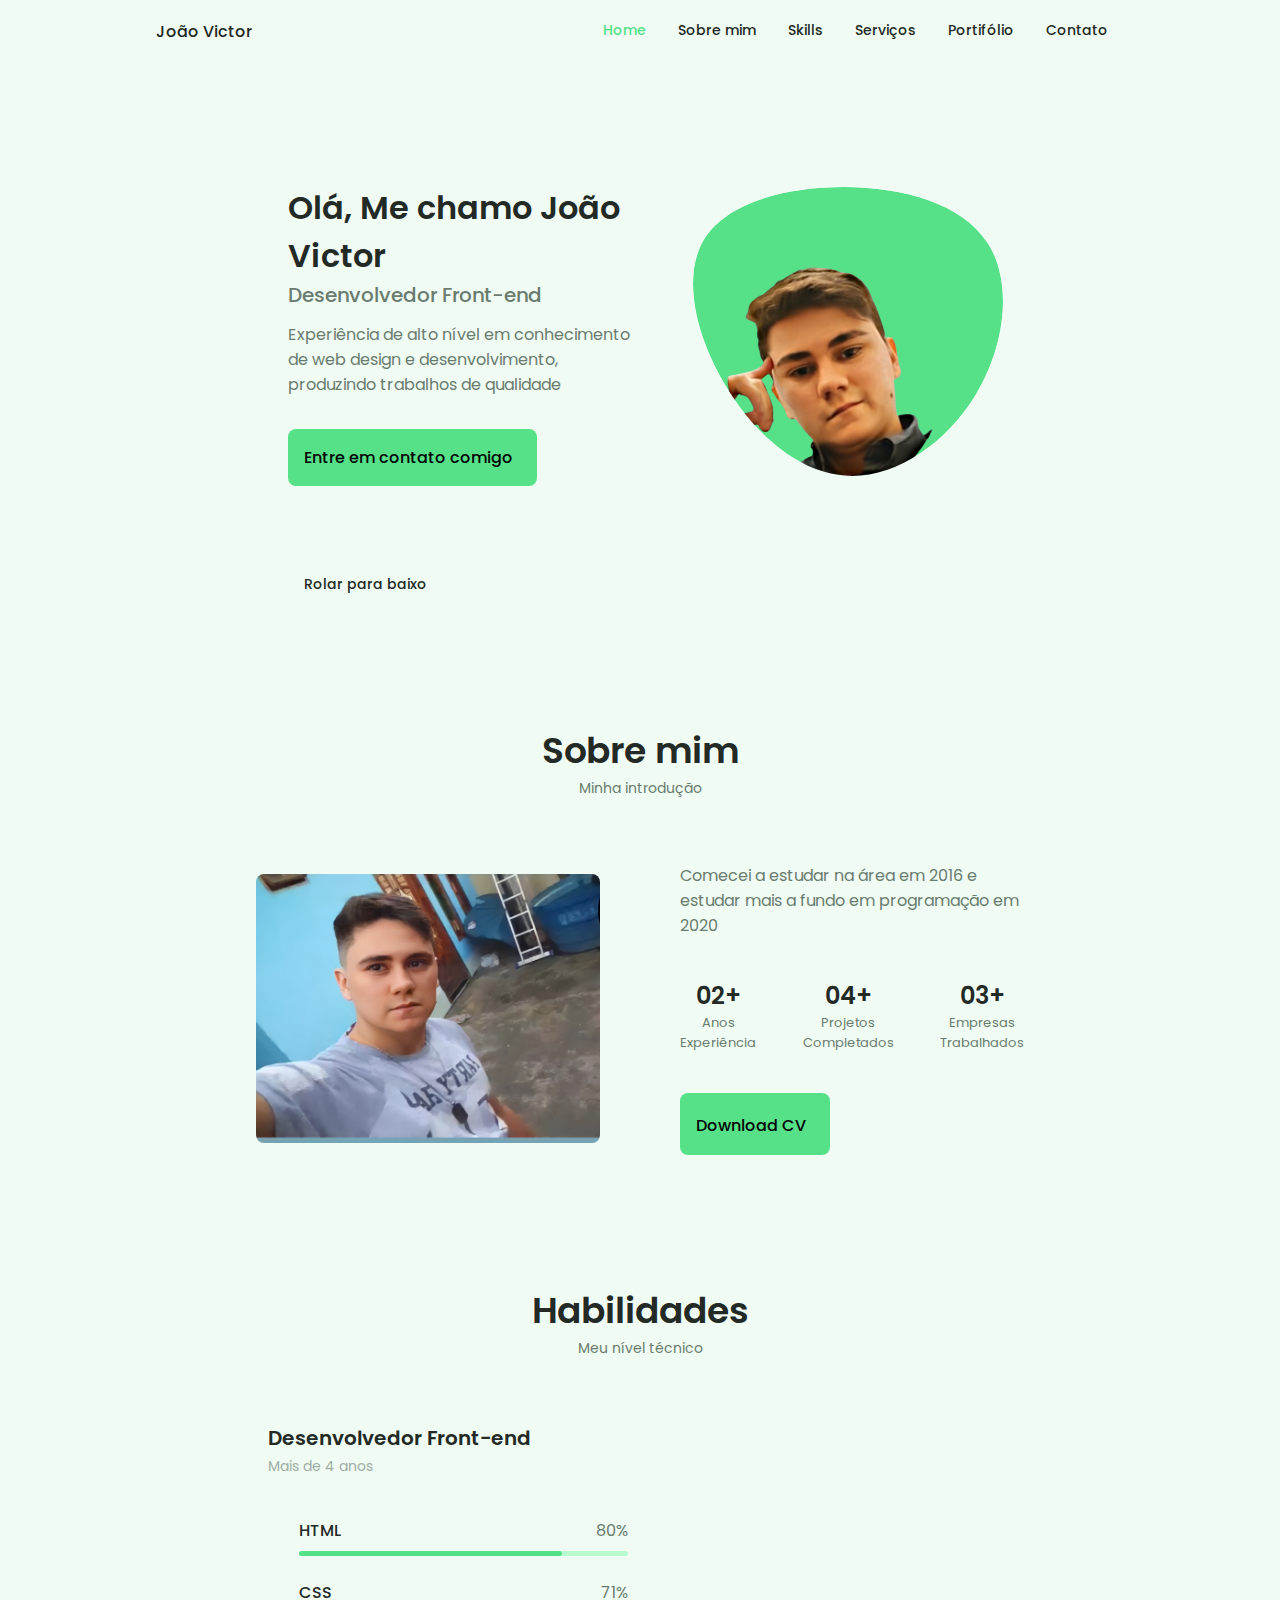
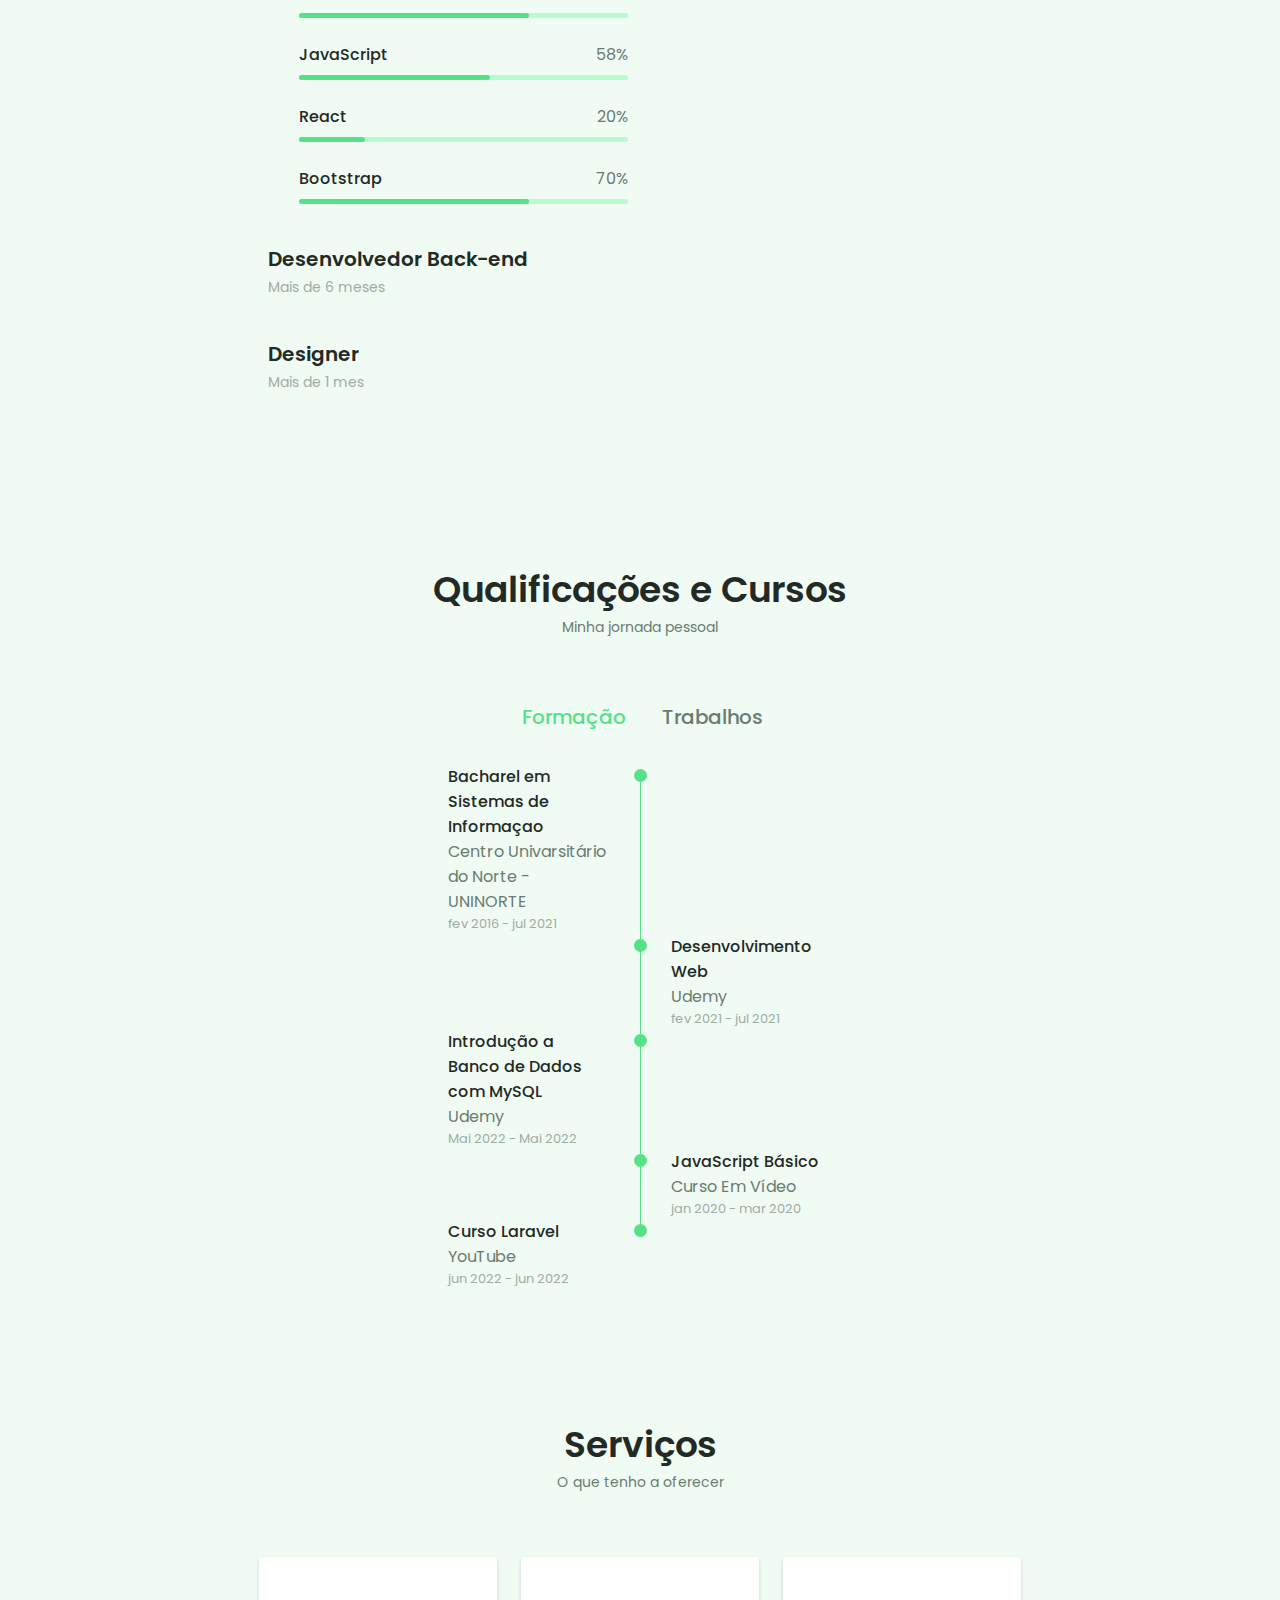
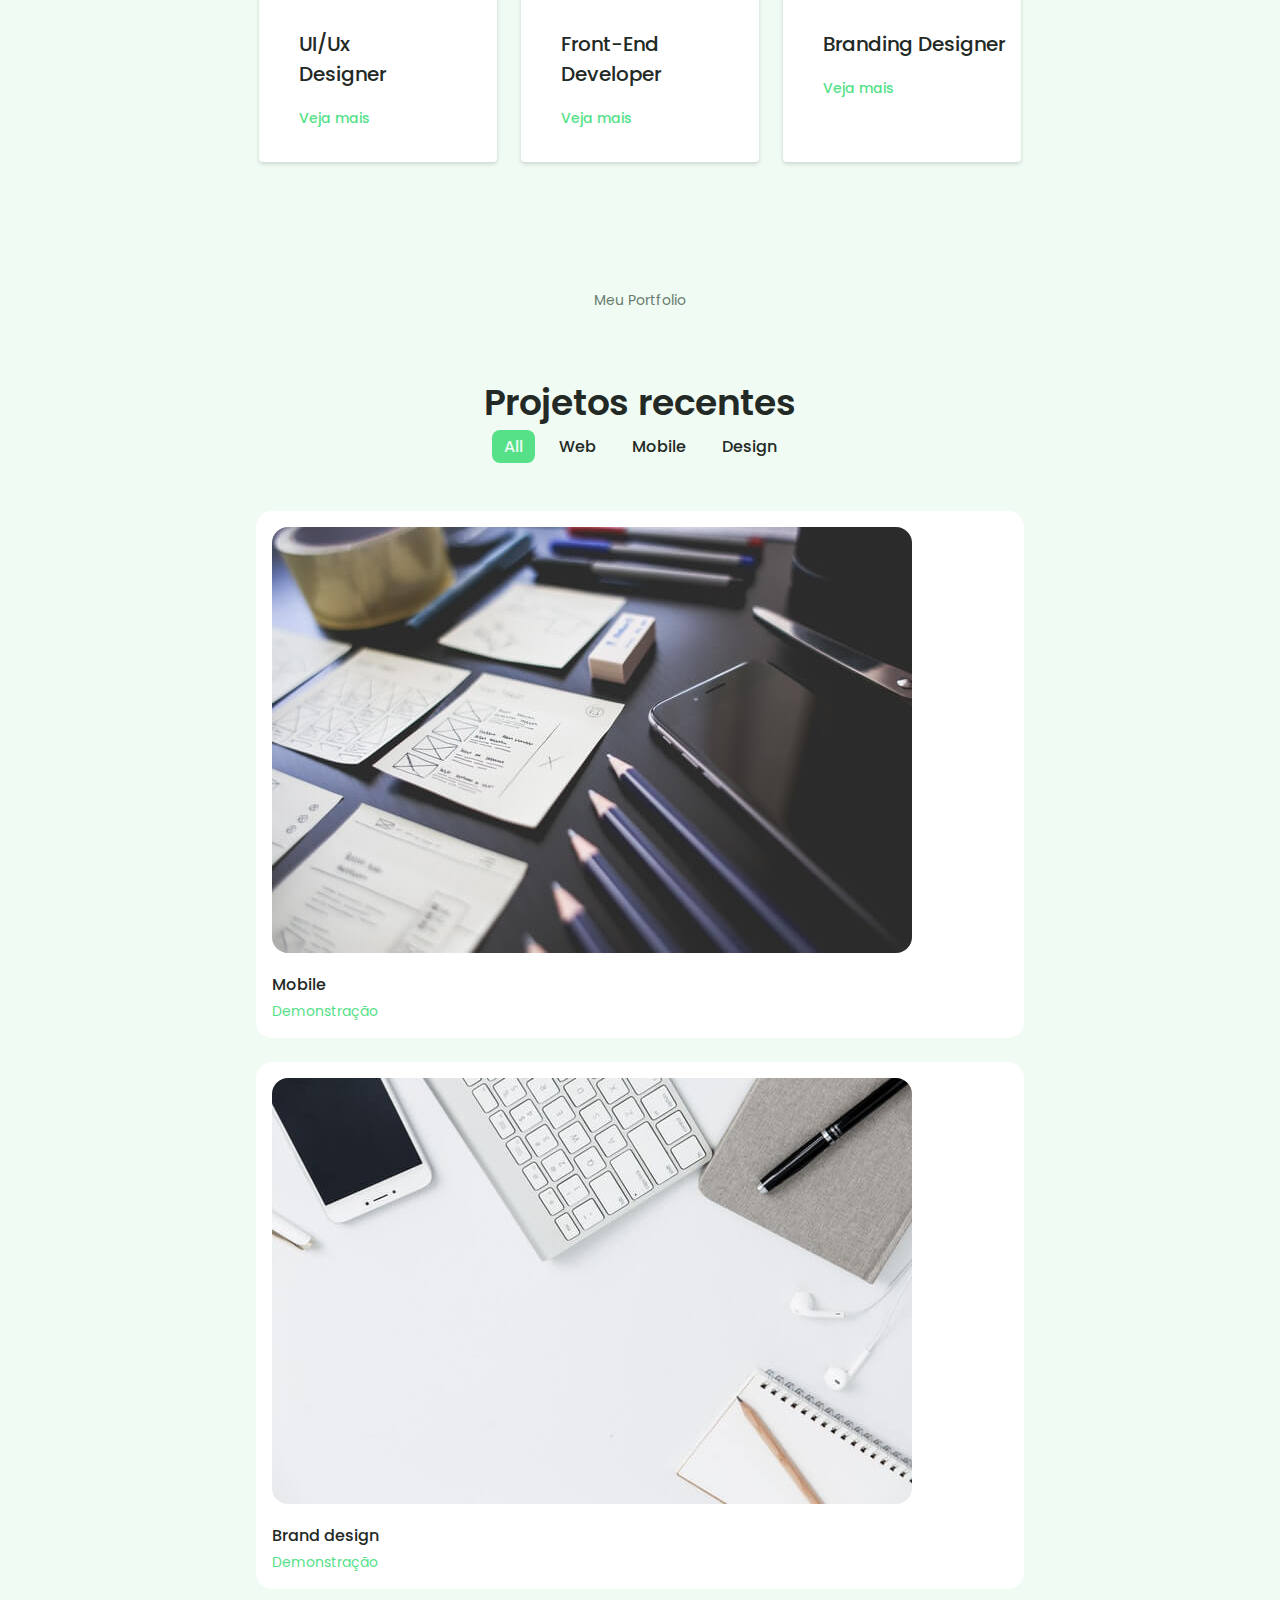
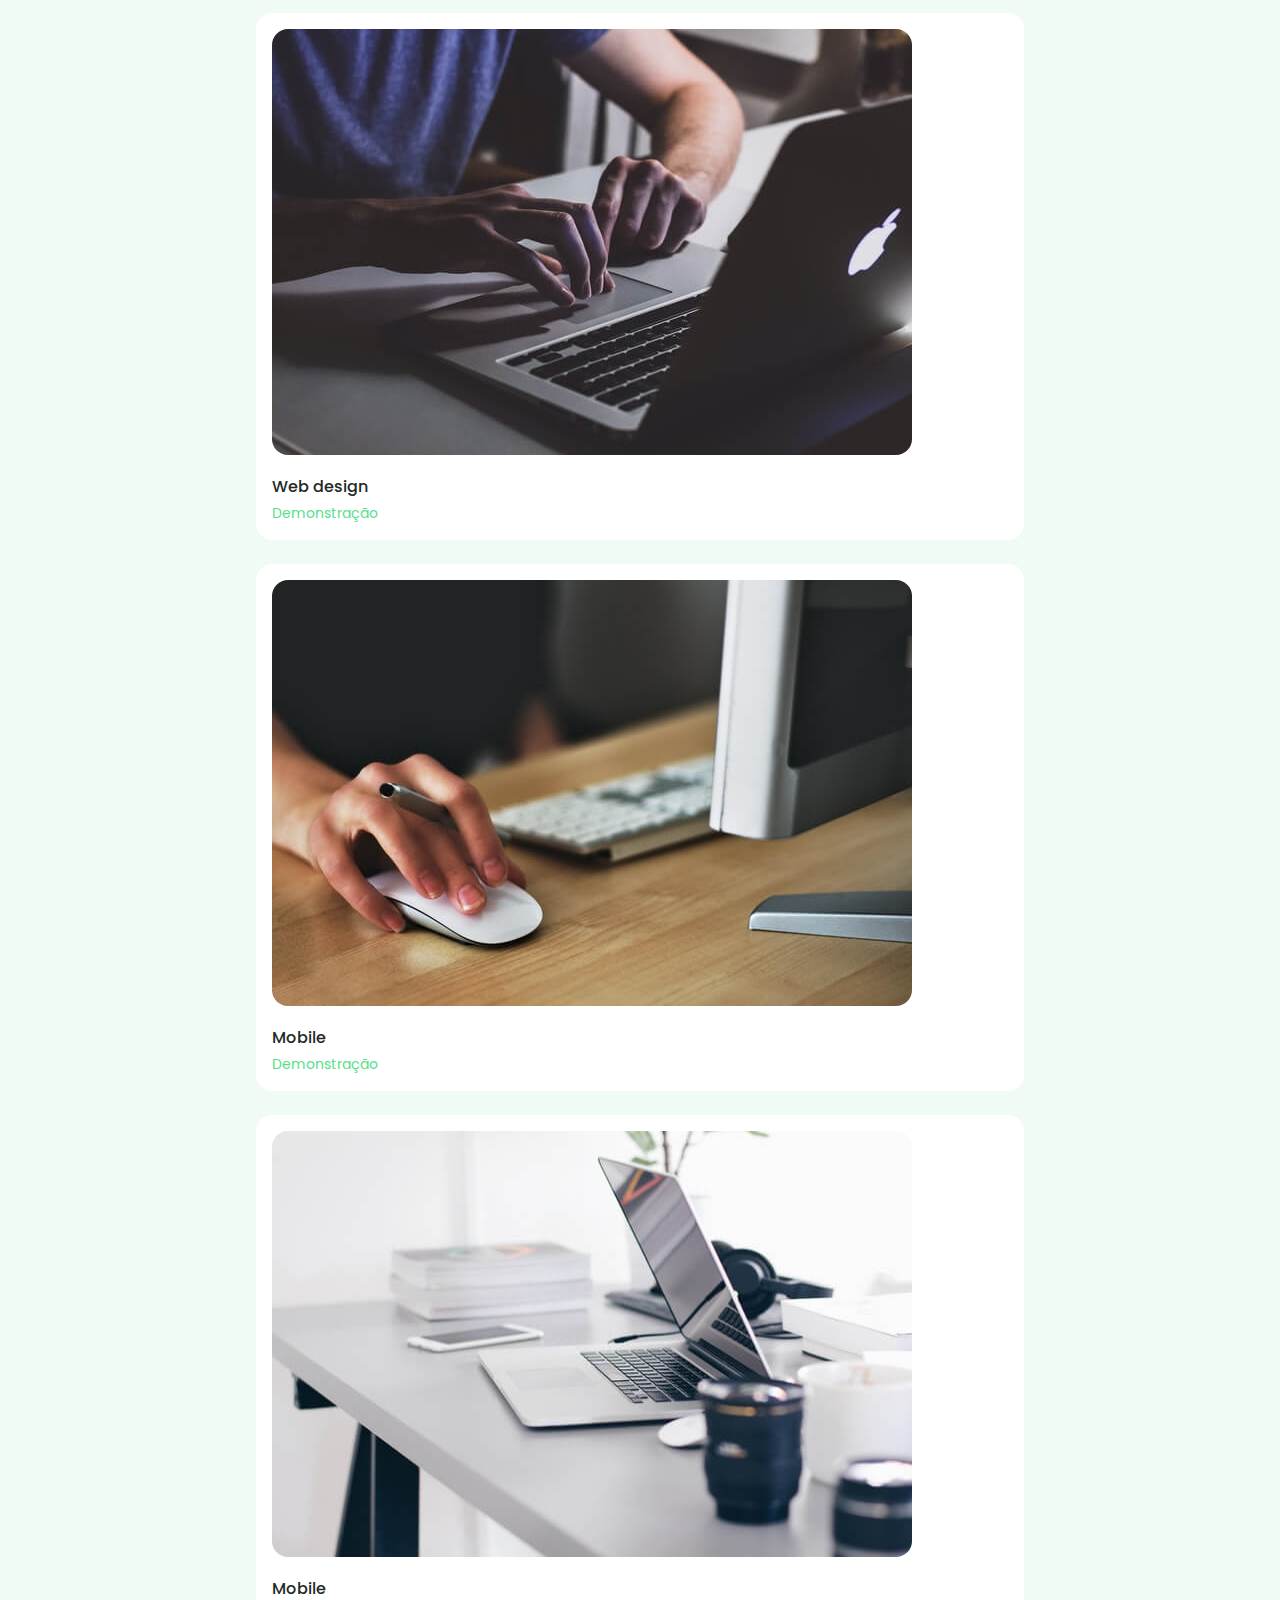
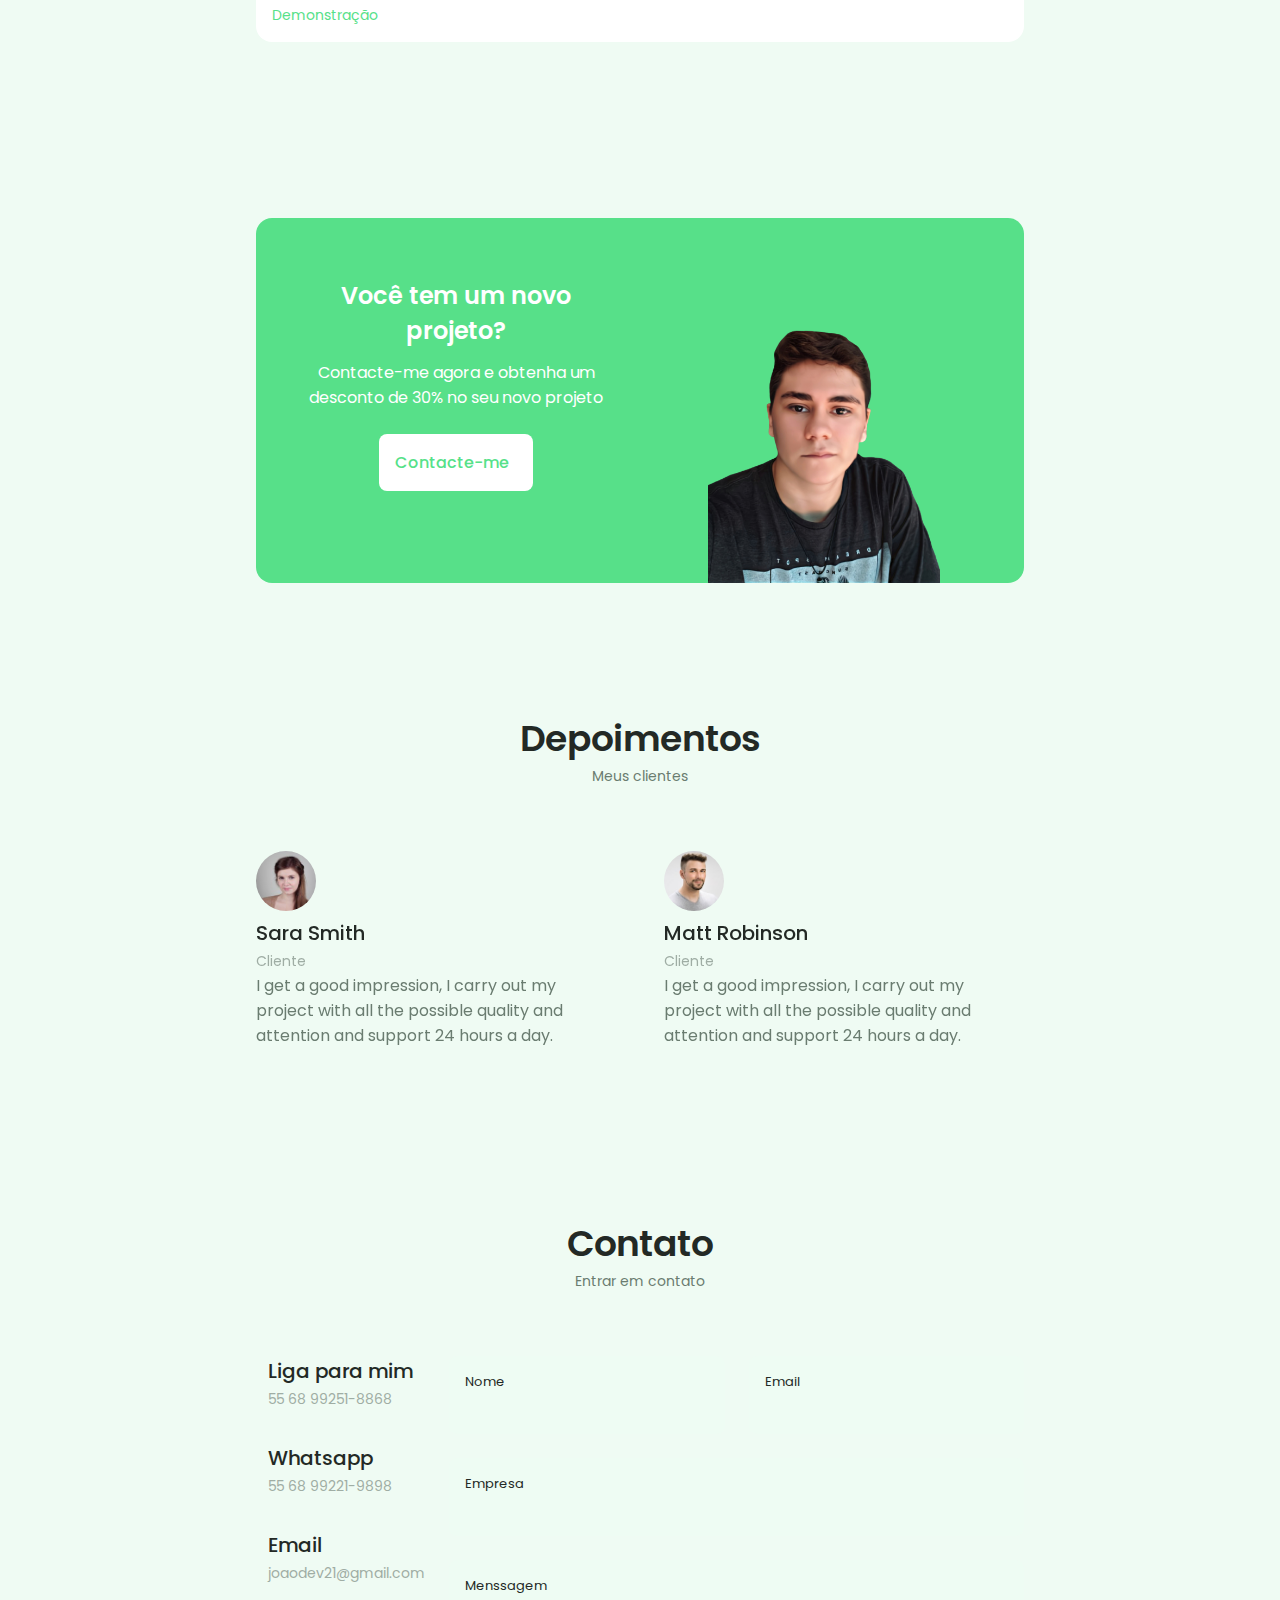
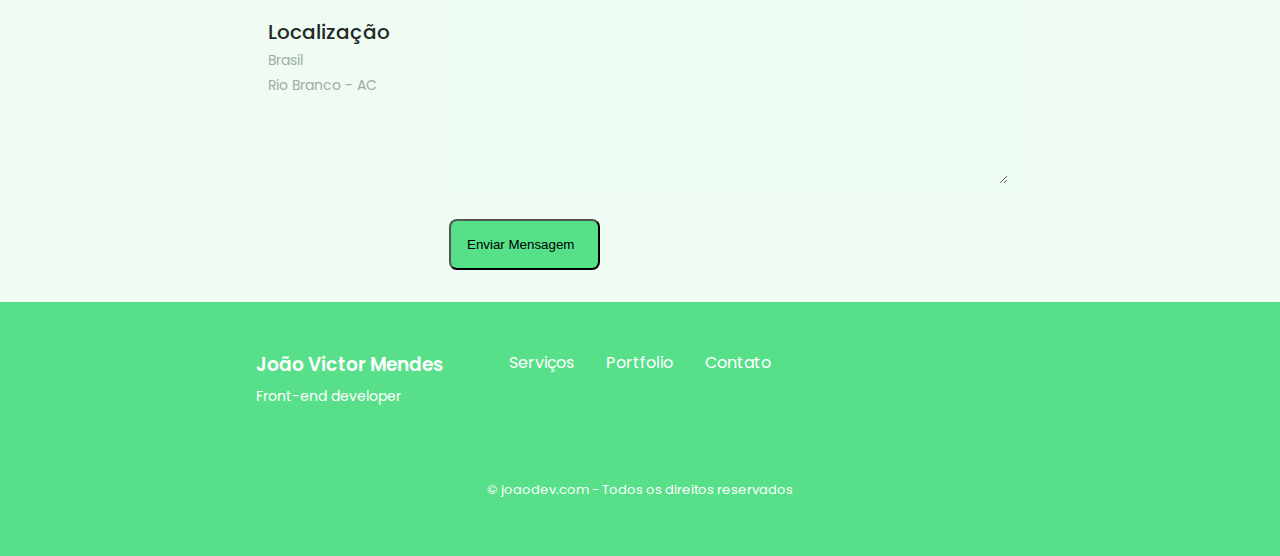
<file: index.html>
<!DOCTYPE html>
<html lang="pt-br">
  <head>
    <meta charset="UTF-8" />
    <meta http-equiv="X-UA-Compatible" content="IE=edge" />
    <meta name="viewport" content="width=device-width, initial-scale=1.0" />

    <!--====================== UNICONS ===================-->
    <link rel="stylesheet" href="https://unicons.iconscout.com/release/v4.0.0/css/line.css"/>

    <!--====================== SWIPER CSS ==================== -->
    <link
      rel="stylesheet"
      href="https://unpkg.com/swiper@8/swiper-bundle.min.css"
    />

    <!--====================== CSS ==================== -->
    <link rel="stylesheet" href="assets/css/style.css" />

    <title>Responsive Portifólio Website</title>
  </head>
  <body>
    <!--====================== HEADER ====================-->
    <header class="header" id="header">
      <nav class="nav container">
        <a href="#" class="nav__logo">João Victor</a>

        <div class="nav__menu" id="nav-menu">
          <ul class="nav__list grid">
            <li class="nav__item">
              <a href="#home" class="nav__link active-link">
                <i class="uil uil-estate nav__icon"></i> Home
              </a>
            </li>

            <li class="nav__item">
              <a href="#about" class="nav__link">
                <i class="uil uil-user nav__icon"></i> Sobre mim
              </a>
            </li>

            <li class="nav__item">
              <a href="#skills" class="nav__link">
                <i class="uil uil-file-alt nav__icon"></i> Skills
              </a>
            </li>

            <li class="nav__item">
              <a href="#services" class="nav__link">
                <i class="uil uil-briefcase-alt nav__icon"></i> Serviços
              </a>
            </li>

            <li class="nav__item">
              <a href="#portfolio" class="nav__link">
                <i class="uil uil-scenery nav__icon"></i> Portifólio
              </a>
            </li>

            <li class="nav__item">
              <a href="#contact" class="nav__link">
                <i class="uil uil-message nav__icon"></i> Contato
              </a>
            </li>
          </ul>

          <i class="uil uil-times nav__close" id="nav-close"></i>
        </div>

        <div class="nav__btns">
          <!--Botão de mudança de tema-->
          <i class="uil uil-moon change-theme" id="theme-button"></i>

          </div>
        </div>
      </nav>
      
    </header>

    <!--========================= MAIN ======================-->
    <main class="main">
      <!--========================= HOME ======================-->
      <section class="home section" id="home">
        <div class="home__container container grid">
          <div class="home__content grid">
            <div class="home__social">
              <a
                href="https://www.linkedin.com/in/jo%C3%A3o-victor-mendes-41521b1b9/"
                target="_blank"
                class="home__social-icon"
              >
                <i class="uil uil-linkedin-alt"></i>
              </a>

              <a
                href="https://dribbble.com/#"
                target="_blank"
                class="home__social-icon"
              >
                <i class="uil uil-dribbble"></i>
              </a>

              <a
                href="https://github.com/JoaoMendes1"
                target="_blank"
                class="home__social-icon"
              >
                <i class="uil uil-github-alt"></i>
              </a>
            </div>

            <div class="home__img">
              <svg
                class="home__blob"
                viewBox="0 0 200 187"
                xmlns="http://www.w3.org/2000/svg"
                xmlns:xlink="http://www.w3.org/1999/xlink"
              >
                <mask id="mask0" mask-type="alpha">
                  <path
                    d="M190.312 36.4879C206.582 62.1187 201.309 102.826 182.328 134.186C163.346 165.547 
                                130.807 187.559 100.226 186.353C69.6454 185.297 41.0228 161.023 21.7403 129.362C2.45775 
                                97.8511 -7.48481 59.1033 6.67581 34.5279C20.9871 10.1032 59.7028 -0.149132 97.9666 
                                0.00163737C136.23 0.303176 174.193 10.857 190.312 36.4879Z"
                  />
                </mask>
                <g mask="url(#mask0)">
                  <path
                    d="M190.312 36.4879C206.582 62.1187 201.309 102.826 182.328 134.186C163.346 
                                165.547 130.807 187.559 100.226 186.353C69.6454 185.297 41.0228 161.023 21.7403 
                                129.362C2.45775 97.8511 -7.48481 59.1033 6.67581 34.5279C20.9871 10.1032 59.7028 
                                -0.149132 97.9666 0.00163737C136.23 0.303176 174.193 10.857 190.312 36.4879Z"
                  />
                  <image
                    class="home__blob-img"
                    x="4"
                    y="25"
                    href="assets/img/foto-perfil2.png"
                  />
                </g>
              </svg>
            </div>

            <div class="home__data">
              <h1 class="home_title">Olá, Me chamo João Victor</h1>
              <h3 class="home__subtitle">Desenvolvedor Front-end</h3>
              <p class="home__description">
                Experiência de alto nível em conhecimento de web design e
                desenvolvimento, produzindo trabalhos de qualidade
              </p>
              <a href="#contact" class="button button--flex">
                Entre em contato comigo
                <i class="uil uil-message button__icon"></i>
              </a>
            </div>
          </div>

          <div class="home__scroll">
            <a href="#about" class="home__scroll-button button--flex">
              <i class="uil uil-mouse-alt home__scroll-mouse"></i>
              <span class="home__scroll-name">Rolar para baixo</span>
              <i class="uil uil-arrow-down home__scroll-arrow"></i>
            </a>
          </div>
        </div>
      </section>

      <!--========================= Sobre Mim ======================-->
      <section class="about section" id="about">
        <h2 class="section__title">Sobre mim</h2>
        <span class="section__subtitle">Minha introdução</span>

        <div class="about__container container grid">
          <img src="assets/img/jv1.jpg" alt="" class="about__img" />

          <div class="about__data">
            <p class="about__description">
              Comecei a estudar na área em 2016 e estudar mais a fundo em programação em 2020
            </p>
            <div class="about__info">
              <div>
                <span class="about__info-title">02+</span>
                <span class="about__info-name"
                  >Anos <br />
                  Experiência</span
                >
              </div>

              <div>
                <span class="about__info-title">04+</span>
                <span class="about__info-name"
                  >Projetos <br />
                  Completados</span
                >
              </div>

              <div>
                <span class="about__info-title">03+</span>
                <span class="about__info-name"
                  >Empresas <br />
                  Trabalhados</span
                >
              </div>
            </div>

            <div class="about__buttons">
              <a
                download=""
                href="assets/pdf/Profissional-TI-PRO (2).pdf"
                class="button button-flex"
              >
                Download CV<i class="uil uil-download-alt button__icon"></i>
              </a>
            </div>
          </div>
        </div>
      </section>

      <!--========================= HABILIDADES ======================-->
      <section class="skills section" id="skills">
        <h2 class="section__title">Habilidades</h2>
        <span class="section__subtitle">Meu nível técnico</span>

        <div class="skills__container container grid">
          <div>
            <!--========================= HABILIDADE 1 ======================-->
            <div class="skills__content skills__open">
              <div class="skills__header">
                <i class="uil uil-brackets-curly skills__icon"></i>

                <div>
                  <h1 class="skills__title">Desenvolvedor Front-end</h1>
                  <span class="skills__subtitle">Mais de 4 anos</span>
                </div>

                <i class="uil uil-angle-down skills__arrow"></i>
              </div>

              <div class="skills__list grid">
                <div class="skills__data">
                  <div class="skills__titles">
                    <h3 class="skills__name">HTML</h3>
                    <span class="skills__number">80%</span>
                  </div>
                  <div class="skills__bar">
                    <span class="skills__percentage skills__html"></span>
                  </div>
                </div>

                <div class="skills__data">
                  <div class="skills__titles">
                    <h3 class="skills__name">CSS</h3>
                    <span class="skills__number">71%</span>
                  </div>
                  <div class="skills__bar">
                    <span class="skills__percentage skills__css"></span>
                  </div>
                </div>

                <div class="skills__data">
                  <div class="skills__titles">
                    <h3 class="skills__name">JavaScript</h3>
                    <span class="skills__number">58%</span>
                  </div>
                  <div class="skills__bar">
                    <span class="skills__percentage skills__js"></span>
                  </div>
                </div>

                <div class="skills__data">
                  <div class="skills__titles">
                    <h3 class="skills__name">React</h3>
                    <span class="skills__number">20%</span>
                  </div>
                  <div class="skills__bar">
                    <span class="skills__percentage skills__react"></span>
                  </div>
                </div>

                <div class="skills__data">
                  <div class="skills__titles">
                    <h3 class="skills__name">Bootstrap</h3>
                    <span class="skills__number">70%</span>
                  </div>
                  <div class="skills__bar">
                    <span class="skills__percentage skills__bootstrap"></span>
                  </div>
                </div>
              </div>
            </div>

            <!--========================= HABILIDADE 2 ======================-->
            <div class="skills__content skills__close">
              <div class="skills__header">
                <i class="uil uil-server-network skills__icon"></i>

                <div>
                  <h1 class="skills__title">Desenvolvedor Back-end</h1>
                  <span class="skills__subtitle">Mais de 6 meses </span>
                </div>

                <i class="uil uil-angle-down skills__arrow"></i>
              </div>

              <div class="skills__list grid">
                <div class="skills__data">
                  <div class="skills__titles">
                    <h3 class="skills__name">PHP</h3>
                    <span class="skills__number">55%</span>
                  </div>
                  <div class="skills__bar">
                    <span class="skills__percentage skills__php"></span>
                  </div>
                </div>

                <div class="skills__data">
                  <div class="skills__titles">
                    <h3 class="skills__name">Node js</h3>
                    <span class="skills__number">10%</span>
                  </div>
                  <div class="skills__bar">
                    <span class="skills__percentage skills__node"></span>
                  </div>
                </div>

                <div class="skills__data">
                  <div class="skills__titles">
                    <h3 class="skills__name">Mysql</h3>
                    <span class="skills__number">50%</span>
                  </div>
                  <div class="skills__bar">
                    <span class="skills__percentage skills__mysql"></span>
                  </div>
                </div>

                <div class="skills__data">
                  <div class="skills__titles">
                    <h3 class="skills__name">Firebase</h3>
                    <span class="skills__number">5%</span>
                  </div>
                  <div class="skills__bar">
                    <span class="skills__percentage skills__firebase"></span>
                  </div>
                </div>

                <div class="skills__data">
                  <div class="skills__titles">
                    <h3 class="skills__name">Laravel</h3>
                    <span class="skills__number">40%</span>
                  </div>
                  <div class="skills__bar">
                    <span class="skills__percentage skills__laravel"></span>
                  </div>
                </div>
              </div>
            </div>

            <!--========================= HABILIDADE 3 ======================-->
            <div class="skills__content skills__close">
              <div class="skills__header">
                <i class="uil uil-swatchbook skills__icon"></i>

                <div>
                  <h1 class="skills__title">Designer</h1>
                  <span class="skills__subtitle">Mais de 1 mes </span>
                </div>

                <i class="uil uil-angle-down skills__arrow"></i>
              </div>

              <div class="skills__list grid">
                <div class="skills__data">
                  <div class="skills__titles">
                    <h3 class="skills__name">Canva</h3>
                    <span class="skills__number">62%</span>
                  </div>
                  <div class="skills__bar">
                    <span class="skills__percentage skills__canva"></span>
                  </div>
                </div>

                <div class="skills__data">
                  <div class="skills__titles">
                    <h3 class="skills__name">Figma</h3>
                    <span class="skills__number">5%</span>
                  </div>
                  <div class="skills__bar">
                    <span class="skills__percentage skills__figma"></span>
                  </div>
                </div>

                <div class="skills__data">
                  <div class="skills__titles">
                    <h3 class="skills__name">Photoshop</h3>
                    <span class="skills__number">50%</span>
                  </div>
                  <div class="skills__bar">
                    <span class="skills__percentage skills__photoshop"></span>
                  </div>
                </div>
              </div>
            </div>
          </div>
        </div>
      </section>

      <!--========================= QUALIFICAÇÕES ======================-->
      <section class="qualification section">
        <h2 class="section__title">Qualificações e Cursos</h2>
        <span class="section__subtitle">Minha jornada pessoal</span>

        <div class="qualification__container container">
          <div class="qualification__tabs">
            <div
              class="qualification__button button--flex qualification__active"
              data-target="#education"
            >
              <i class="uil uil-graduation-cap qualification__icon"></i>
              Formação
            </div>

            <div class="qualification__button button--flex" data-target="#work">
              <i class="uil uil-briefcase-alt qualification__icon"></i>
              Trabalhos
            </div>
          </div>

          <div class="qualification__sections">
            <!--================= QUALIFICAÇÕES CONTEÚDO 1 ===================-->
            <div
              class="qualification__content qualification__active"
              data-content
              id="education"
            >
              <!--============ QUALIFICAÇÕES 1 ==============-->
              <div class="qualification__data">
                <div>
                  <h3 class="qualification__title">
                    Bacharel em Sistemas de Informaçao
                  </h3>
                  <span class="qualification_subtitle"
                    >Centro Univarsitário do Norte - UNINORTE</span
                  >
                  <div class="qualification__calendar">
                    <i class="uil uil-calendar-alt"></i>
                    fev 2016 - jul 2021
                  </div>
                </div>

                <div>
                  <span class="qualification__rounder"></span>
                  <span class="qualification__line"></span>
                </div>
              </div>

              <!--============ QUALIFICAÇÕES 2 ==============-->
              <div class="qualification__data">
                <div></div>

                <div>
                  <span class="qualification__rounder"></span>
                  <span class="qualification__line"></span>
                </div>
                <div>
                  <h3 class="qualification__title">Desenvolvimento Web</h3>
                  <span class="qualification_subtitle">Udemy</span>
                  <div class="qualification__calendar">
                    <i class="uil uil-calendar-alt"></i>
                    fev 2021 - jul 2021
                  </div>
                </div>
              </div>

              <!--============ QUALIFICAÇÕES 3 ==============-->
              <div class="qualification__data">
                <div>
                  <h3 class="qualification__title">
                    Introdução a Banco de Dados com MySQL
                  </h3>
                  <span class="qualification_subtitle">Udemy</span>
                  <div class="qualification__calendar">
                    <i class="uil uil-calendar-alt"></i>
                    Mai 2022 - Mai 2022
                  </div>
                </div>

                <div>
                  <span class="qualification__rounder"></span>
                  <span class="qualification__line"></span>
                </div>
              </div>

              <!--============ QUALIFICAÇÕES 4 ==============-->
              <div class="qualification__data">
                <div></div>

                <div>
                  <span class="qualification__rounder"></span>
                  <span class="qualification__line"></span>
                </div>
                <div>
                  <h3 class="qualification__title">JavaScript Básico</h3>
                  <span class="qualification_subtitle">Curso Em Vídeo</span>
                  <div class="qualification__calendar">
                    <i class="uil uil-calendar-alt"></i>
                    jan 2020 - mar 2020
                  </div>
                </div>
              </div>

              <!--============ QUALIFICAÇÕES 5 ==============-->
              <div class="qualification__data">
                <div>
                  <h3 class="qualification__title">Curso Laravel</h3>
                  <span class="qualification_subtitle">YouTube</span>
                  <div class="qualification__calendar">
                    <i class="uil uil-calendar-alt"></i>
                    jun 2022 - jun 2022
                  </div>
                </div>

                <div>
                  <span class="qualification__rounder"></span>
                  <!--<span class="qualification__line"></span>-->
                </div>
              </div>
            </div>

            <!--================= QUALIFICAÇÕES CONTEÚDO 2 ===================-->
            <div class="qualification__content" data-content id="work">
              <!--============ QUALIFICAÇÕES 1 ==============-->
              <div class="qualification__data">
                <div>
                  <h3 class="qualification__title">
                    Jovem Aprendiz Administrativo
                  </h3>
                  <span class="qualification_subtitle"
                    >Liq(Antiga Contax) - Rio Branco AC</span
                  >
                  <div class="qualification__calendar">
                    <i class="uil uil-calendar-alt"></i>
                    fev 2016 - jul 2021
                  </div>
                </div>

                <div>
                  <span class="qualification__rounder"></span>
                  <span class="qualification__line"></span>
                </div>
              </div>

              <!--============ QUALIFICAÇÕES 2 ==============-->
              <div class="qualification__data">
                <div></div>

                <div>
                  <span class="qualification__rounder"></span>
                  <span class="qualification__line"></span>
                </div>
                <div>
                  <h3 class="qualification__title">Estagiário de TI</h3>
                  <span class="qualification_subtitle"
                    >Polícia Federal - Rio Branco AC</span
                  >
                  <div class="qualification__calendar">
                    <i class="uil uil-calendar-alt"></i>
                    fev 2021 - jul 2021
                  </div>
                </div>
              </div>

              <!--============ QUALIFICAÇÕES 3 ==============-->
              <div class="qualification__data">
                <div>
                  <h3 class="qualification__title">
                    Estagiário de TI - Biblioteca
                  </h3>
                  <span class="qualification_subtitle"
                    >UNINORTE - Rio Branco AC</span
                  >
                  <div class="qualification__calendar">
                    <i class="uil uil-calendar-alt"></i>
                    Mai 2022 - Mai 2022
                  </div>
                </div>

                <div>
                  <span class="qualification__rounder"></span>
                  <span class="qualification__line"></span>
                </div>
              </div>
            </div>
          </div>
        </div>
      </section>

      <!--========================= SERVIÇOS ======================-->
      <section class="services section" id="services">
          <h2 class="section__title">Serviços</h2>
          <span class="section__subtitle">O que tenho a oferecer</span>

          <div class="services__container container grid">
            <!--========================= SERVIÇOS 1 ======================-->
            <div class="services__content">
              <div>
                <i class="uil uil-web-grid services__icon"></i>
                <h3 class="services__title">UI/Ux <br> Designer</h3>
              </div>

              <span class="button button--flex button--small button--link services__button">
                Veja mais 
                <i class="uil uil-arrow-right button__icon"></i>
              </span>

              <div class="services__modal">
                <div class="services__modal-content">
                  <h4 class="services__modal-title">UI/ux - Designer</h4>
                  <i class="uil uil-times services__modal-close"></i>

                  <ul class="services__modal-services grid">
                    <li class="services__modal-service">
                      <i class="uil uil-check-circle services__modal-icon"></i>
                      <p>Developer the user interface</p>
                    </li>

                    <li class="services__modal-service">
                      <i class="uil uil-check-circle services__modal-icon"></i>
                      <p>Web page decelopment</p>
                    </li>

                    <li class="services__modal-service">
                      <i class="uil uil-check-circle services__modal-icon"></i>
                      <p>I create ux element interactions</p>
                    </li>

                    <li class="services__modal-service">
                      <i class="uil uil-check-circle services__modal-icon"></i>
                      <p>I position your company brand</p>
                    </li>
                  </ul>
                </div>
              </div>
            </div>
          

            <!--========================= SERVIÇOS 2 ======================-->
            
              <div class="services__content">
                <div>
                  <i class="uil uil-arrow services__icon"></i>
                  <h3 class="services__title">Front-End Developer</h3>
                </div>
  
                <span class="button button--flex button--small button--link services__button">
                  Veja mais 
                  <i class="uil uil-arrow-right button__icon"></i>
                </span>
  
                <div class="services__modal">
                  <div class="services__modal-content">
                    <h4 class="services__modal-title">Front-End Developer</h4>
                    <i class="uil uil-times services__modal-close"></i>
  
                    <ul class="services__modal-services grid">
                      <li class="services__modal-service">
                        <i class="uil uil-check-circle services__modal-icon"></i>
                        <p>Developer the user interface</p>
                      </li>
  
                      <li class="services__modal-service">
                        <i class="uil uil-check-circle services__modal-icon"></i>
                        <p>Web page decelopment</p>
                      </li>
  
                      <li class="services__modal-service">
                        <i class="uil uil-check-circle services__modal-icon"></i>
                        <p>I create ux element interactions</p>
                      </li>
  
                      <li class="services__modal-service">
                        <i class="uil uil-check-circle services__modal-icon"></i>
                        <p>I position your company brand</p>
                      </li>
                    </ul>
                  </div>
                </div>
              </div>
            

          
            <!--========================= SERVIÇOS 3 ======================-->
            <div class="services__content">
              <div>
                <i class="uil uil-pen services__icon"></i>
                <h3 class="services__title">Branding Designer </h3>
              </div>

              <span class="button button--flex button--small button--link services__button">
                Veja mais 
                <i class="uil uil-arrow-right button__icon"></i>
              </span>

              <div class="services__modal">
                <div class="services__modal-content">
                  <h4 class="services__modal-title">Branding Designer</h4>
                  <i class="uil uil-times services__modal-close"></i>

                  <ul class="services__modal-services grid">
                    <li class="services__modal-service">
                      <i class="uil uil-check-circle services__modal-icon"></i>
                      <p>Developer the user interface</p>
                    </li>

                    <li class="services__modal-service">
                      <i class="uil uil-check-circle services__modal-icon"></i>
                      <p>Web page decelopment</p>
                    </li>

                    <li class="services__modal-service">
                      <i class="uil uil-check-circle services__modal-icon"></i>
                      <p>I create ux element interactions</p>
                    </li>

                    <li class="services__modal-service">
                      <i class="uil uil-check-circle services__modal-icon"></i>
                      <p>I position your company brand</p>
                    </li>
                  </ul>
                </div>
              </div>
            </div>
          </div>
        </div>
      </section>

      <!--========================= PORTIFOLIO ======================-->
    
      <section class="work section" id="work">
        <span class="section__subtitle">Meu Portfolio</span>
        <h2 class="section__title">Projetos recentes</h2>

        <div class="work__filters">
          <span class="work__item active-work">All</span>
          <span class="work__item">Web</span>
          <span class="work__item">Mobile</span>
          <span class="work__item">Design</span>
        </div>

        <div class="work__container container grid">
          <div class="work__card">
            <img src="assets/img/work1.jpg" alt="" class="work__img">

            <h3 class="work__title">Mobile</h3>

            <a href="#" class="work__button">
              Demonstração <i class="uil uil-arrow-right work__icon"></i>
            </a>
          </div>

          <div class="work__card">
            <img src="assets/img/work2.jpg" alt="" class="work__img">

            <h3 class="work__title">Brand design</h3>

            <a href="#" class="work__button">
              Demonstração <i class="uil uil-arrow-right work__icon"></i>
            </a>
          </div>

          <div class="work__card">
            <img src="assets/img/work3.jpg" alt="" class="work__img">

            <h3 class="work__title">Web design</h3>

            <a href="#" class="work__button">
              Demonstração <i class="uil uil-arrow-right work__icon"></i>
            </a>
          </div>

          <div class="work__card">
            <img src="assets/img/work5.jpg" alt="" class="work__img">

            <h3 class="work__title">Mobile</h3>

            <a href="#" class="work__button">
              Demonstração <i class="uil uil-arrow-right work__icon"></i>
            </a>
          </div>

          <div class="work__card">
            <img src="assets/img/work4.jpg" alt="" class="work__img">

            <h3 class="work__title">Mobile</h3>

            <a href="#" class="work__button">
              Demonstração <i class="uil uil-arrow-right work__icon"></i>
            </a>
          </div>
        </div>
      </section>
    
      <!--========================= PROJETO EM MENTE ======================-->
      <section class="project section">
        <div class="project__bg">
          <div class="project__container container grid">
            <div class="project__data">
              <h2 class="project__title">Você tem um novo projeto?</h2>
              <p class="project__description">Contacte-me agora e obtenha um desconto de 30% no seu novo projeto</p>
              <a href="#contact" class="button button--flex button--white">
                Contacte-me
                <i class="uil uil-message project__icon button__icon"></i>
              </a>
            </div>

            <img src="assets/img/project33.png" alt="" class="project__img">
          </div>
        </div>
      </section>

      <!--===================DEPOIMENTOS DE CLIENTES ==================-->
      <section class="testimonial section">
        <h2 class="section__title">Depoimentos</h2>
        <span class="section__subtitle">Meus clientes</span>

        <div class="testimonial__container container swiper mySwiper">
            <div class="swiper-wrapper">
                <!--===================1º DEPOIMENTO ==================-->
                <div class="testimonial__content swiper-slide">
                    <div class="testimonial__data">
                        <div class="testimomnial__header">
                            <img src="assets/img/testimonial1.jpg" alt="" class="testimonial__img">

                            <div>
                                <h3 class="testimonial__name">Sara Smith</h3>
                                <span class="testimonial__client">Cliente</span>
                            </div>
                        </div>

                        <div>
                            <i class="uil uil-favorite testimonial__icon-star"></i>
                            <i class="uil uil-favorite testimonial__icon-star"></i>
                            <i class="uil uil-favorite testimonial__icon-star"></i>
                            <i class="uil uil-favorite testimonial__icon-star"></i>
                            <i class="uil uil-favorite testimonial__icon-star"></i>
                        </div>
                    </div>

                    <p class="testimonial__description">I get a good impression, I carry out my project with all the possible quality and attention and support 24 hours a day.</p>
                </div>

                 <!--===================2º DEPOIMENTO ==================-->
                 <div class="testimonial__content swiper-slide">
                    <div class="testimonial__data">
                        <div class="testimomnial__header">
                            <img src="assets/img/testimonial2.jpg" alt="" class="testimonial__img">

                            <div>
                                <h3 class="testimonial__name">Matt Robinson</h3>
                                <span class="testimonial__client">Cliente</span>
                            </div>
                        </div>

                        <div>
                            <i class="uil uil-favorite testimonial__icon-star"></i>
                            <i class="uil uil-favorite testimonial__icon-star"></i>
                            <i class="uil uil-favorite testimonial__icon-star"></i>
                            <i class="uil uil-favorite testimonial__icon-star"></i>
                            <i class="uil uil-favorite testimonial__icon-star"></i>
                        </div>
                    </div>

                    <p class="testimonial__description">I get a good impression, I carry out my project with all the possible quality and attention and support 24 hours a day.</p>
                </div>

                 <!--===================3º DEPOIMENTO ==================-->
                 <div class="testimonial__content swiper-slide">
                    <div class="testimonial__data">
                        <div class="testimomnial__header">
                            <img src="assets/img/testimonial3.jpg" alt="" class="testimonial__img">

                            <div>
                                <h3 class="testimonial__name">Raul Harris</h3>
                                <span class="testimonial__client">Cliente</span>
                            </div>
                        </div>

                        <div>
                            <i class="uil uil-favorite testimonial__icon-star"></i>
                            <i class="uil uil-favorite testimonial__icon-star"></i>
                            <i class="uil uil-favorite testimonial__icon-star"></i>
                            <i class="uil uil-favorite testimonial__icon-star"></i>
                            <i class="uil uil-favorite testimonial__icon-star"></i>
                        </div>
                    </div>

                    <p class="testimonial__description">I get a good impression, I carry out my project with all the possible quality and attention and support 24 hours a day.</p>
                </div>
            </div>
            <!--===================ADICIONANDO PAGINAÇÃO ==================-->
            <div class="swiper-pagination swiper-pagination-testimonial"></div>
        </div>
      </section>

      <!--========================= CONTATO ======================-->
      <section class="contact section" id="contact">
        <h2 class="section__title">Contato</h2>
        <span class="section__subtitle">Entrar em contato</span>

        <div class="contact__container container grid">
            <div>
                <div class="contact__information">
                    <i class="uil uil-phone contact__icon"></i>

                    <div>
                        <h3 class="contact__title">Liga para mim</h3>
                        <span class="contact__subtitle">55 68 99251-8868</span>
                    </div>
                </div>

                <div class="contact__information">
                    <i class="uil uil-whatsapp contact__icon"></i>

                    <div>
                        <h3 class="contact__title">Whatsapp</h3>
                        <span class="contact__subtitle">55 68 99221-9898</span>
                    </div>
                </div>

                <div class="contact__information">
                    <i class="uil uil-envelope contact__icon"></i>

                    <div>
                        <h3 class="contact__title">Email</h3>
                        <span class="contact__subtitle">joaodev21@gmail.com</span>
                    </div>
                </div>

                <div class="contact__information">
                    <i class="uil uil-map-marker contact__icon"></i>

                    <div>
                        <h3 class="contact__title">Localização</h3>
                        <span class="contact__subtitle"> Brasil <br>  Rio Branco - AC</span>
                    </div>
                </div>
            </div>

            <form action="https://formsubmit.co/60aa04a0521d20e0cc2574a3e702eaf4" class="contact__form grid" method="POST">
              <input type="hidden" name="_next" value="http://127.0.0.1:5500/sucesso.html">
              <input type="hidden" name="_autoresponse" value="Obrigado pelo contato, em breve responderei!">
                <div class="contact__inputs grid">
                    
                    <div class="contact__content">
                        <label for="" class="contact__label">Nome</label>
                        <input type="text" name="name" class="contact__input">
                    </div>

                    <div class="contact__content">
                        <label for="" class="contact__label">Email</label>
                        <input type="email" name="email" class="contact__input">
                    </div>
                </div>

                <div class="contact__content">
                    <label for="" class="contact__label">Empresa</label>
                    <input type="text" name="text" class="contact__input">
                </div>

                <div class="contact__content">
                    <label for="" class="contact__label">Menssagem</label>
                    <textarea name="Mesage" id="" cols="0" rows="7" class="contact__input"></textarea>
                </div>

                <div>
                  <button class="button button--flex" type="submit">
                    Enviar Mensagem
                        <i class="uil uil-message button__icon"></i>
                  </button>
              
                </div>

            </form>


        </div>
      </section>
    </main>

    <!--========================= FOOTER/RODAPÉ ======================-->
    <footer class="footer">
      <div class="footer__bg">
        <div class="footer__container container grid">
          <div>
            <h1 class="footer__title">João Victor Mendes</h1>
            <span class="footer__subtitle">Front-end developer</span>
          </div>

          <ul class="footer__links">
            <li>
              <a href="#services" class="footer__link">Serviços</a>
            </li>

            <li>
              <a href="#portfolio" class="footer__link">Portfolio</a>
            </li>

            <li>
              <a href="#contact" class="footer__link">Contato</a>
            </li>
          </ul>

          <div class="footer__socials">
            <a href="https://www.facebook.com/profile.php?id=100081518145983" target="_blank" class="footer__social">
              <i class="uil uil-facebook-f"></i>
            </a>

            <a href="https://www.instagram.com/joao_mendes08/" target="_blank" class="footer__social">
              <i class="uil uil-instagram"></i>
            </a>

            <a href="https://twitter.com/joaovictor_pet" target="_blank" class="footer__social">
              <i class="uil uil-twitter-alt"></i>
            </a>
          </div>
        </div>

        <p class="footer__copy">&#169; joaodev.com - Todos os direitos reservados</p>
      </div>
    </footer>

    <!--====================== ROLAGEM PARA CIMA ======================-->
    <a href="#" class="scrollup" id="scroll-up">
      <i class="uil uil-arrow-up scrollup__icon"></i>
    </a>

    <!--========================= SWIPER JS ======================-->
    <script src="https://unpkg.com/swiper@8/swiper-bundle.min.js"></script>

    <!--====================== MAIN JS ==================== -->
    <script src="assets/js/main.js"></script>
  </body>
</html>
</file>
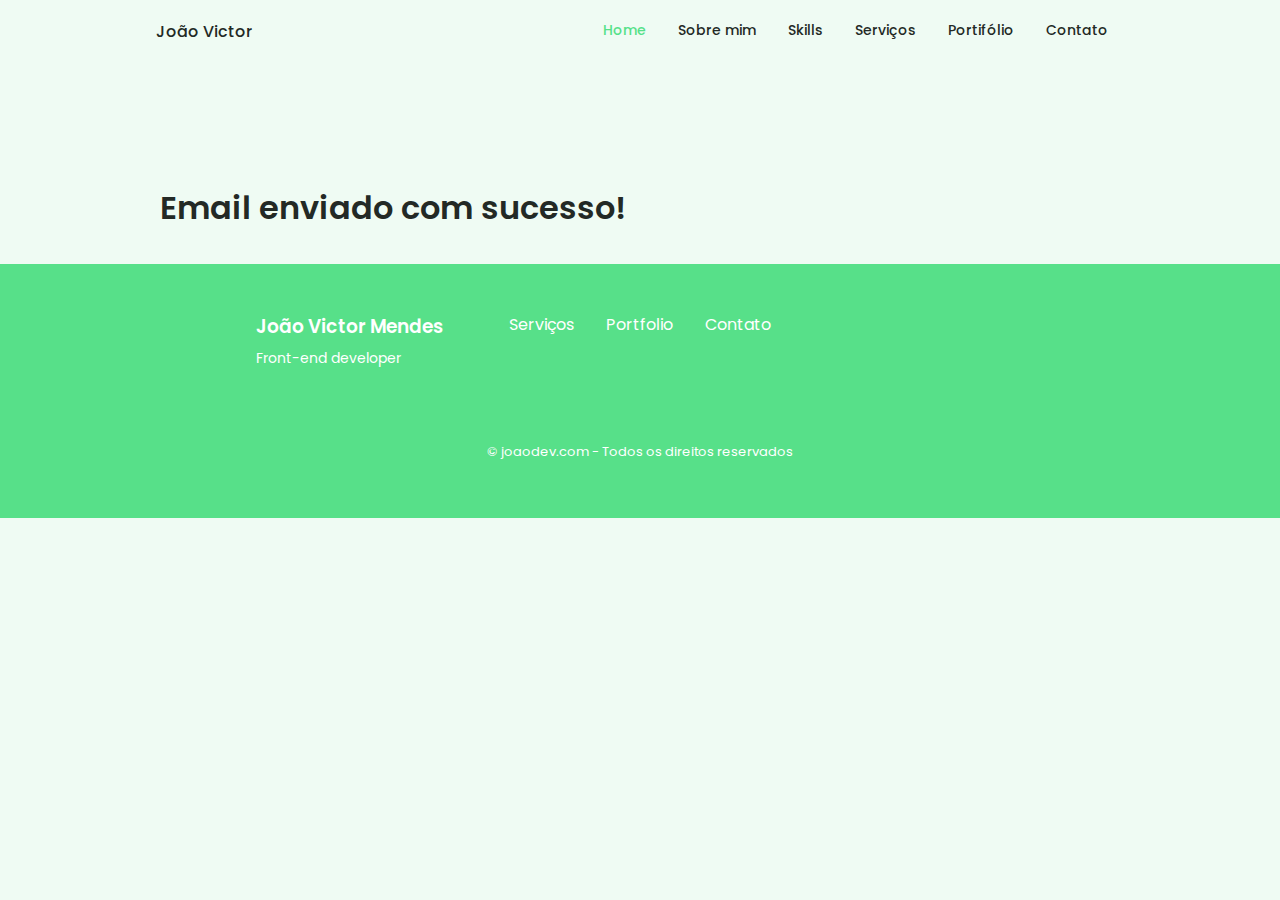
<file: sucesso.html>
<!DOCTYPE html>
<html lang="pt-br">
  <head>
    <meta charset="UTF-8" />
    <meta http-equiv="X-UA-Compatible" content="IE=edge" />
    <meta name="viewport" content="width=device-width, initial-scale=1.0" />

    <!--====================== UNICONS ===================-->
    <link
      rel="stylesheet"
      href="https://unicons.iconscout.com/release/v4.0.0/css/line.css"
    />

    <!--====================== SWIPER CSS ==================== -->
    <link
      rel="stylesheet"
      href="https://unpkg.com/swiper@8/swiper-bundle.min.css"
    />

    <!--====================== CSS ==================== -->
    <link rel="stylesheet" href="assets/css/style.css" />

    <title>Responsive Portifólio Website</title>
  </head>
  <body>
    <!--====================== HEADER ====================-->
    <header class="header" id="header">
      <nav class="nav container">
        <a href="#" class="nav__logo">João Victor</a>

        <div class="nav__menu" id="nav-menu">
          <ul class="nav__list grid">
            <li class="nav__item">
              <a href="index.html#home" class="nav__link active-link">
                <i class="uil uil-estate nav__icon"></i> Home
              </a>
            </li>

            <li class="nav__item">
              <a href="index.html#about" class="nav__link">
                <i class="uil uil-user nav__icon"></i> Sobre mim
              </a>
            </li>

            <li class="nav__item">
              <a href="index.html#skills" class="nav__link">
                <i class="uil uil-file-alt nav__icon"></i> Skills
              </a>
            </li>

            <li class="nav__item">
              <a href="index.html#services" class="nav__link">
                <i class="uil uil-briefcase-alt nav__icon"></i> Serviços
              </a>
            </li>

            <li class="nav__item">
              <a href="index.html#portfolio" class="nav__link">
                <i class="uil uil-scenery nav__icon"></i> Portifólio
              </a>
            </li>

            <li class="nav__item">
              <a href="index.html#contact" class="nav__link">
                <i class="uil uil-message nav__icon"></i> Contato
              </a>
            </li>
          </ul>

          <i class="uil uil-times nav__close" id="nav-close"></i>
        </div>

        <div class="nav__btns">
          <!--Botão de mudança de tema-->
          <i class="uil uil-moon change-theme" id="theme-button"></i>

          <div class="nav__toggle" id="nav-toggle">
            <i class="uil uil-apps"></i>
          </div>
        </div>
      </nav>
    </header>

    <!--========================= MAIN ======================-->
    <main class="main">
      <!--========================= HOME ======================-->
      <section class="home section" id="home">
        <div class="home__container container grid">
          <div class="home__content grid">
            <div class="home__social">
                <h1>Email enviado com sucesso!</h1>

                <!--<button class="button button--flex" type="submit">
                    <a href="index.html" class="" >Voltar para o menu principal</a>
                  </button> -->
          </div>
        </div>
      </section>

     

    <!--========================= FOOTER/RODAPÉ ======================-->
    <footer class="footer">
      <div class="footer__bg">
        <div class="footer__container container grid">
          <div>
            <h1 class="footer__title">João Victor Mendes</h1>
            <span class="footer__subtitle">Front-end developer</span>
          </div>

          <ul class="footer__links">
            <li>
              <a href="#services" class="footer__link">Serviços</a>
            </li>

            <li>
              <a href="#portfolio" class="footer__link">Portfolio</a>
            </li>

            <li>
              <a href="#contact" class="footer__link">Contato</a>
            </li>
          </ul>

          <div class="footer__socials">
            <a href="https://www.facebook.com/profile.php?id=100081518145983" target="_blank" class="footer__social">
              <i class="uil uil-facebook-f"></i>
            </a>

            <a href="https://www.instagram.com/joao_mendes08/" target="_blank" class="footer__social">
              <i class="uil uil-instagram"></i>
            </a>

            <a href="https://twitter.com/joaovictor_pet" target="_blank" class="footer__social">
              <i class="uil uil-twitter-alt"></i>
            </a>
          </div>
        </div>

        <p class="footer__copy">&#169; joaodev.com - Todos os direitos reservados</p>
      </div>
    </footer>

    <!--====================== ROLAGEM PARA CIMA ======================-->
    <a href="#" class="scrollup" id="scroll-up">
      <i class="uil uil-arrow-up scrollup__icon"></i>
    </a>

    <!--========================= SWIPER JS ======================-->
    <script src="https://unpkg.com/swiper@8/swiper-bundle.min.js"></script>

    <!--====================== MAIN JS ==================== -->
    <script src="assets/js/main.js"></script>
  </body>
</html>
</file>
<file: assets/css/style.css>
/*====================== GOOGLE FONTS ======================*/
@import url('https://fonts.googleapis.com/css2?family=Poppins:wght@400;500;600&display=swap');

/*====================== VARIÁVEIS CSS ======================*/
:root{
    --header-height: 3rem; 

    /*====================== CORES ================*/
    /*COR PREFERENCIAL*/

    /*Alterar cor favoritae*/
    --hue-color: 142; /*Purple 250 - Green 142 - Blue 230 - Pink 340*/

    /* HSL color mode */
    --first-color: hsl(var(--hue-color), 70%, 61%);
    --first-color-second: hsl(var(--hue-color), 69%, 61%);
    --first-color-alt: hsl(var(--hue-color), 100%, 53%); /*45*/
    --first-color-lighter: hsl(var(--hue-color), 92%, 85%);
    --title-color: hsl(var(--hue-color), 8%, 15%);
    --text-color: hsl(var(--hue-color), 8%, 45%);
    --text-color-light: hsl(var(--hue-color), 8%, 65%);
    --input-color: hsl(var(--hue-color), 70%, 96%);
    --body-color: hsl(var(--hue-color), 60%, 96%);
    --container-color: #fff;
    --scroll-bar-color: hsl(var(--hue-color), 12%, 90%);
    --scroll-thumb-color: hsl(var(--hue-color), 12%, 80%);

    /*========== Font e tipografia ==========*/
    --body-font: 'Poppins', sans-serif;

    /* .5rem = 8px, 1rem = 16px, 1.5rem = 24px ... */
    --big-font-size: 2rem;
    --h1-font-size: 1.5rem;
    --h2-font-size: 1.25rem;
    --h3-font-size: 1.125rem;
    --normal-font-size: .938rem;
    --small-font-size: .813rem;
    --smaller-font-size: .75rem;

    /*========== Fonte weight ==========*/
    --font-medium: 500;
    --font-semi-bold: 600;

    /*========== Margens dos Botões ==========*/
    /* .25rem = 4px, .5rem = 8px, .75rem = 12px ... */
    --mb-0-25: .25rem;
    --mb-0-5: .5rem;
    --mb-0-75: .75rem;
    --mb-1: 1rem;
    --mb-1-5: 1.5rem;
    --mb-2: 2rem;
    --mb-2-5: 2.5rem;
    --mb-3: 3rem;

    /*========== z index ==========*/
    --z-tooltip: 10;
    --z-fixed: 100;
    --z-modal: 1000;
}

/*Tamanho da fonte para dispositivos grandes */
@media screen and (min-width: 968px) {
    :root {
        --big-font-size: 3rem;
        --h1-font-size: 2.25rem;
        --h2-font-size: 1.5rem;
        --h3-font-size: 1.25rem;
        --normal-font-size: 1rem;
        --small-font-size: .875rem;
        --smaller-font-size: .813rem;
    }
}

/*========== Variáveis Dark tema ==========*/
body.dark-theme{
  /* HSL color mode */
  
  --first-color-second: hsl(var(--hue-color), 30%, 8%);
  --title-color: hsl(var(--hue-color), 8%, 95%);
  --text-color: hsl(var(--hue-color), 8%, 75%);
  --input-color: hsl(var(--hue-color), 29%, 16%);
  --body-color: hsl(var(--hue-color), 28%, 12%);
  --container-color: hsl(var(--hue-color), 29%, 16%);
  --scroll-bar-color: hsl(var(--hue-color), 12%, 48%);
    --scroll-thumb-color: hsl(var(--hue-color), 12%, 36%);

  
  
}

/*========== Botão Dark/Light ==========*/
.nav__btns{
  display: flex;
  align-items: center;
}

.change-theme{
  font-size: 1.25rem;
  color: var(--title-color);
  margin-right: var(--mb-1);
  cursor: pointer;
}

.change-theme:hover{
  color: var(--first-color);
}

/*==================== BASE ====================*/
* {
  box-sizing: border-box;
  padding: 0;
  margin: 0;
}

html {
  scroll-behavior: smooth; /*Suave*/
}

body {
  margin: 0 0 var(--header-height) 0;
  font-family: var(--body-font);
  font-size: var(--normal-font-size);
  background-color: var(--body-color);
  color: var(--text-color);
}

h1, h2, h3, h4 {
  color: var(--title-color);
  font-weight: var(--font-semi-bold);
}

ul {
  list-style: none;
}

a {
  text-decoration: none;
}

img {
  max-width: 100%;
  height: auto;
}

/*==================== CLASSES REUTILIZÁVEIS ====================*/
.section {
  padding: 2rem 0 4rem;
}

.section__title {
  font-size: var(--h1-font-size);
  color: var(--title-color);
}

.section__subtitle {
  display: block;
  font-size: var(--small-font-size);
  margin-bottom: var(--mb-3);
}

.section__title, 
.section__subtitle {
  text-align: center;
}

/*==================== LAYOUT ====================*/
.container {
  max-width: 768px;
  margin-left: var(--mb-1-5);
  margin-right: var(--mb-1-5);
}

.grid {
  display: grid;
  gap: 1.5rem;
}


.header {
  width: 100%;
  position: fixed;
  bottom: 0;
  left: 0;
  z-index: var(--z-fixed);
  background-color: var(--body-color);
}


/*==================== NAV ====================*/
.nav{
    max-width: 968px;
    height: var(--header-height);
    display: flex;
    justify-content: space-between;
    align-items: center;
}

.nav__logo,
.nav__toggle{
    color: var(--title-color);
    font-weight: var(--font-medium);
}

.nav__logo:hover{
    color: var(--first-color);
}

.nav__toggle{
    font-size: 1.1rem;
    cursor: pointer;
}

.nav__toggle:hover{
    color: var(--first-color);
}

/*Editando a navegação do menu*/
@media screen and (max-width: 767px){
    .nav__menu{
        position: fixed;
        bottom: -100%;
        left: 0;
        width: 100%;
        background-color: var(--body-color);
        padding: 2rem 1.5rem 4rem;
        box-shadow: 0 -1px 4px rgba(0, 0, 0,.15);
        border-radius: 1.5rem 1.5rem 0 0;
        transition: .3s;
    }
}

/*Organizando a lista*/
.nav__list{
    grid-template-columns: repeat(3, 1fr);
    gap: 2rem;
}

.nav__link{
    display:flex;
    flex-direction: column;
    align-items: center;
    font-size: var(--small-font-size);
    color: var(--title-color);
    font-weight: var(--font-medium);

}

.nav__link:hover{
    color: var(--first-color);
}

.nav__icon{
    font-size: 1.2rem;;
}

.nav__close{
    position: absolute;
    right: 1.3rem;
    bottom: .5rem;
    font-size: 1.5rem;
    cursor: pointer;
    color: var(--first-color);
}

.nav__close:hover{
    color: var(--first-color-alt);
}




/* MOSTRAR MENU */
.show-menu{
  bottom: 0;
}

/* Link ativo */
.active-link{
  color: var(--first-color);
}

/* Alterar cabeçalho de plano de fundo */
.scroll-header{
  box-shadow: 0 -1px 4px rgba(0, 0, 0, .15);
}

/*==================== MENU HOME ====================*/
.home__container{
  gap: 1rem;
}

.home__content{
  grid-template-columns: .5fr 3fr;
  padding-top: 3.5rem;
  align-items: center;
}

.home__social{
  display: grid;
  grid-template-columns: max-content;
  row-gap: 1rem;
}

.home__social-icon{
  font-size: 1.25rem;
  color: var(--first-color);
}

.home__social-icon:hover{
  color: var(--first-color-alt);
}

.home__blob{
  width: 190px;
  fill: var(--first-color);
 
}

.home__blob-img{
  width: 180px;
  
   
}

.home__data{
  grid-column: 1/3;
}

.home__title{
  font-size: var(--big-font-size);
}

.home__subtitle{
  font-size: var(--h3-font-size);
  color: var(--text-color);
  font-weight: var(--font-medium);
  margin-bottom: var(--mb-0-75);
}

.home__description{
  margin-bottom: var(--mb-2);
}

.home__scroll{
  /*display: none;*/

}

.home__scroll-button{
  color: var(--first-color);
  transition: .3s;
}

.home__scroll-button:hover{
  transform: translateY(0.25rem);
}

.home__scroll-mouse{
  font-size: 2rem;
}

.home__scroll-name{
  font-size: var(--small-font-size);
  color: var(--title-color);
  font-weight: var(--font-medium);
  margin-right: var(--mb-0-25);
}

.homr__scroll-arrow{
  font-size: 1.25rem;
}


/*==================== BOTÕES ====================*/
.button{
  display: inline-block;
  background-color: var(--first-color);
  color: rgb(0, 0, 0);
  padding: 1rem;
  border-radius: .5rem;
  font-weight: var(--font-medium);
}


.button:hover{
  background-color: var(--first-color-alt);
}

.button__icon{
  font-size: 1.25rem;
  margin-left: var(--mb-0-5);
  transition: .3s;
}

.button--white{
  background-color: #FFF;
  color: var(--first-color);
}

.button--white:hover{
  background-color: #FFF;
}

.button--flex{
  display: inline-flex;
  align-items: center;
}

.button--small{
  padding: .75rem 1rem;
}

.button--link{
  padding: 0;
  background-color: transparent;
  color: var(--first-color);
}

.button--link:hover{
  background-color: transparent;
  color: var(--first-color-alt);
}

/*==================== SOBRE MIM ====================*/
.about__img{
  width: 200px;
  border-radius: .5rem;
  justify-self: center;
  align-self: center;
}

.about__description{
  text-align: center;
  margin-bottom: var(--mb-2-5);
}

.about__info{
  display: flex;
  justify-content: space-evenly; /*Alinhamento central*/
  margin-bottom: var(--mb-2-5);
}

.about__info-title{
  font-size: var(--h2-font-size);
  font-weight: var(--font-semi-bold);
  color: var(--title-color);
}

.about__info-name{
  font-size: var(--smaller-font-size);
}

.about__info-title,
.about__info-name{
  display: block;
  text-align: center;
}

.about__buttons{
  display: flex;
  justify-content: center;
}

/*==================== HABILIDADES ====================*/
.skills__container {
  row-gap: 0;
}

.skills__header {
  display: flex;
  align-items: center;
  margin-bottom: var(--mb-2-5);
  cursor: pointer;
}

.skills__icon, 
.skills__arrow{
  font-size: 2rem;
  color: var(--first-color);
}

.skills__icon{
  margin-right: var(--mb-0-75);
}

.skills__title{
  font-size: var(--h3-font-size);
}

.skills__subtitle{
  font-size: var(--small-font-size);
  color: var(--text-color-light);
}

.skills__arrow{
  margin-left: auto;
  transition: .4s;
}

.skills__list{
  row-gap: 1.5rem;
  padding-left: 2.7rem;
}

.skills__titles{
  display: flex;
  justify-content: space-between;
  margin-bottom: var(--mb-0-5);
}

.skills__name{
  font-size: var(--normal-font-size);
  font-weight: var(--font-medium);
}

.skills__bar,
.skills__percentage{
  height: 5px;
  border-radius: .25rem;
}

.skills__bar{
  background-color: var(--first-color-lighter);
}

.skills__percentage{
  display: block;
  background-color: var(--first-color);
}

.skills__html{
  width: 80%;
}

.skills__css{
  width: 70%;
}

.skills__js{
  width: 58%;
}

.skills__react{
  width: 20%;
}

.skills__bootstrap{
  width: 70%;
}

.skills__php{
  width: 55%;
}

.skills__node{
  width: 10%;
}

.skills__mysql{
  width: 50%;
}

.skills__firebase{
  width: 5%;
}

.skills__laravel{
  width: 40%;
}

.skills__canva{
  width: 60%;
}

.skills__figma{
  width: 10%;
}

.skills__photoshop{
  width: 50%;
}

.skills__node{
  width: 10%;
}

.skills__close .skills__list {
  height: 0;
  overflow: hidden;
}

.skills__open .skills__list{
  height: max-content;
  margin-bottom: var(--mb-2-5);
}

.skills__open .skills__arrow {
  transform: rotate(-180deg);
}

/*==================== QUALIFICAÇÃO ====================*/
.qualification__tabs{
  display: flex;
  justify-content: space-evenly;
  margin-bottom: var(--mb-2);
}

.qualification__button{
  font-size: var(--h3-font-size);
  font-weight: var(--font-medium);
  cursor: pointer;
}

.qualification__button:hover{
  color: var(--first-color);
}

.qualification__icon{
  font-size: 1.8rem;
  margin-right: var(--mb-0-25);
}

.qualification__data{
  display: grid;
  grid-template-columns: 1fr max-content 1fr;
  column-gap: 1.5rem;
}

.qualification__title{
  font-size: var(--normal-font-size);
  font-weight: var(--font-medium);
}

.qualification__subtitle{
  display: inline-block;
  font-size: var(--small-font-size);
  margin-bottom: var(--mb-1);
}

.qualification__calendar{
  font-size: var(--smaller-font-size);
  color: var(--text-color-light);
}

.qualification__rounder{
  display: inline-block;
  width: 13px;
  height: 13px;
  background-color: var(--first-color);
  border-radius: 50%;
}

.qualification__line{
  display: block;
  width: 1px;
  height: 100%;
  background-color: var(--first-color);
  transform: translate(6px, -7px);
}

.qualification [data-content]{
  display: none;
}

.qualification__active[data-content]{
  display: block;
}

.qualification__button.qualification__active{
  color: var(--first-color);
}

/*==================== SERVIÇOS ====================*/
.services__container{
  gap: 1.5rem;
  grid-template-columns: repeat(2, 1fr);
}

.services__content{
  position: relative;
  background-color: var(--container-color);
  padding: 3.5rem .5rem 1.24rem 1.5rem;
  border-radius: .25rem;
  box-shadow: 0 2px 4px rgba(0, 0, 0,.15);
  transition: .3s;
}

.services__content:hover{
  box-shadow: 0 4px 8px rgba(0, 0, 0,.15);
}

.services__icon{
  display: block;
  font-size: 1.5rem;
  color: var(--first-color);
  margin-top: -2.5rem;
  margin-bottom: var(--mb-1);
}

.services__title {
  font-size: var(--h3-font-size);
  margin-bottom: var(--mb-1);
  font-weight: var(--font-medium);
}

.services__button{
  cursor: pointer;
  font-size: var(--small-font-size);
}

.services__button:hover .button__icon{
  transform: translateX(.20rem);
}

.services__modal{
  position: fixed;
  top: 0;
  left: 0;
  right: 0;
  bottom: 0;
  background-color: rgba(0, 0, 0,.5);
  display: flex;
  align-items: center;
  justify-content: center;
  padding: 0 1rem;
  z-index: var(--z-modal);
  opacity: 0;
  visibility: hidden;
  transition: .3s;
}

.services__modal-content{
  position: relative;
  background-color: var(--container-color);
  padding: 1.5rem;
  border-radius: .5rem;
}

.services__modal-services{
  row-gap: 1rem;
}

.services__modal-service{
  display: flex;
}

.services__modal-title{
  font-size: var(--h3-font-size);
  font-weight: var(--font-medium);
  margin-bottom: var(--mb-1-5);
}

.services__modal-close{
  position: absolute;
  top: 1rem;
  right: 1rem;
  font-size: 1.5rem;
  color: var(--first-color);
  cursor: pointer;
}

.services__modal-icon{
  color: var(--first-color);
  margin-right: var(--mb-0-25);
}

/* Modo Ativo */
.active-modal{
  opacity: 1;
  visibility: visible;
}


/*==================== PORTIFOLIO ====================*/
.portfolio__container{
  overflow: initial;
}
.portfolio__content{
  padding: 0 1.5rem;
}

.portfolio__img{
  width: 265px;
  
  border-radius: .5rem;
  justify-self: center;
}

.portfolio__title{
  font-size: var(--h3-font-size);
  margin-bottom: var(--mb-0-5);
}

.portfolio__description{
  margin-bottom: var(--mb-0-75);
}

.portfolio__button:hover .button__icon{
  transform: translateX(.25rem);
}

.swiper-button-prev::after,
.swiper-button-next::after{
  content: '';
}

.swiper-portfolio-icon{
  font-size: 2rem;
  color: var(--first-color);
}

.swiper-button-prev{
  left: -.5rem;
}

.swiper-button-next{
  right: -.5rem;
}

.swiper-pagination-horizontal.swiper-pagination-bullets{
  bottom: -2.5rem;
}

.swiper-pagination-bullet-active{
  background-color: var(--first-color);
}

.swiper-button-prev,
.swiper-button-next,
.swiper-pagination-bullet{
  outline: none;
  
}

/*==================== WORK ====================*/
.work__container{
  padding-top: 1rem;
}

.work__filters{
  display: flex;
  justify-content: center;
  align-items: center;
  column-gap: .75rem;
  margin-bottom: 2rem;
}

.work__item{
  cursor: pointer;
  color: var(--title-color);
  padding: .25rem .75rem;
  font-weight: var(--font-medium);
  border-radius: .5rem;
}

.work__card{
  background-color: var(--container-color);
  padding: 1rem;
  border-radius: 1rem;
}

.work__img{
  
  border-radius: 1rem;
  margin-bottom: .75rem;
}

.work__title{
  font-size: var(--normal-font-size);
  font-weight: var(--font-medium);
  margin-bottom: .25rem;
}

.work__button{
  width: max-content;
  color: var(--first-color);
  font-size: var(--small-font-size);
  display: flex;
  align-items: center;
  column-gap: .25rem;
}

.work__button:hover .work__icon{
  transform: translateX(.25rem);

}

.work__icon{
  font-size: 1rem;
  transform: .4s;
}

/*Active item work*/
.active-work{
  background-color: var(--first-color);
  color: var(--body-color);
}

/*==================== PROJETO EM MENTE ====================*/
.project {
  text-align: center;
}

.project__bg {
  background-color: var(--first-color-second);
  padding-top: 3rem;
}

.project__title{
  font-size: var(--h2-font-size);
  margin-bottom: var(--mb-0-75);
}

.project__description {
  margin-bottom: var(--mb-1-5);
}

.project__title, 
.project__description{
  color: rgb(255, 255, 255);
}

.project__img{
  width: 232px;
  justify-self: center;
}

/*==================== DEPOIMENTOS DE CLIENTES ====================*/
.testimonial__data,
.testimonial__header{
  display: flex;
}

.testimonial__data{
  justify-content: space-between;
}

.testimonial__img{
  width: 60px;
  height: 60px;
  border-radius: 50%;
  margin-right: var(--mb-0-75);
}

.testimonial__name{
  font-size: var(--h3-font-size);
  font-weight: var(--font-medium);
}

.testimonial__client{
  font-size: var(--small-font-size);
  color: var(--text-color-light);
}

.testimonial__description{
  margin-bottom: var(--mb-2-5);
}

.testimonial__icon-star{
  color: var(--first-color);
}

 .mySwiper .swiper-pagination-testimonial{
  bottom: 0;
}


/*==================== CONTATO ====================*/
.contact__container{
  row-gap: 3rem;
}

.contact__information{
  display: flex;
  margin-bottom: var(--mb-2);
}

.contact__icon{
  font-size: 2rem;
  color: var(--first-color);
  margin-right: var(--mb-0-75);
}

.contact__title {
  font-size: var(--h3-font-size);
  font-weight: var(--font-medium);
}

.contact__subtitle{
  font-size: var(--small-font-size);
  color: var(--text-color-light);
}

.contact__content{
  background-color: var(--input-color);
  border-radius: .5rem;
  padding: .75rem 1rem .25rem;
}

.contact__label{
  font-size: var(--smaller-font-size);
  color: var(--title-color);
}
.contact__input{
  width: 100%;
  background-color: var(--input-color);
  color: var(--text-color);
  font-family: var(--body-font);
  font-size: var(--normal-font-size);
  border: none;
  outline: none;
  padding: .25rem .5rem .5rem 0;
}
/*==================== RODAPE ====================*/
.footer__container{
  row-gap: 3.5rem;
}

.footer__bg{
  background-color: var(--first-color-second);
  padding: 2rem 0 3rem;
}

.footer__title{
  font-size: var(--h1-font-size);
  margin-bottom: var(--mb-0-25);
}

.footer__subtitle{
  font-size: var(--small-font-size);
}

.footer__links{
  display: flex;
  flex-direction: column;
  row-gap: 1.5rem;
}

.footer__link:hover{
  color: var(--first-color-lighter);
}

.footer__social{
  font-size: 1.2rem;
  margin-right: var(--mb-1-5);
}

.footer__social:hover{
  color: var(--first-color-lighter);
}

.footer__copy{
  font-size: var(--smaller-font-size);
  text-align: center;
  color: rgb(255, 255, 255);
  margin-top: var(--mb-3);
}

.footer__title,
.footer__subtitle,
.footer__link,
.footer__social{
  color: rgb(255, 255, 255);
}


/*========== ROLAGEM PARA CIMA ==========*/
.scrollup{
  position: fixed;
  right: 1rem;
  bottom: -20%;
  background-color: var(--first-color);
  opacity: .8;
  padding: 0 .3rem;
  border-radius: .4rem;
  z-index: var(--z-tooltip);
  transition: .4s;
}

.scrollup:hover{
  background-color: var(--first-color-alt);

}

.scrollup__icon{
  font-size: 1.5rem;
  color: #FFF;
}

/* EXIBINDO ROLAGEM */
.show-scroll{
  bottom: 5rem;
}

/*========== BARRA DE ROLAGEM ==========*/
::-webkit-scrollbar{
  width: .60rem;
  background-color: var(--scroll-bar-color);
  border-radius: .5rem;
}

::-webkit-scrollbar-thumb{
  background-color: var(--scroll-thumb-color);
  border-radius: .5rem;
}

::-webkit-scrollbar-thumb:hover{
  background-color: var(--text-color-light);
}

/*==================== MIDIA ====================*/
/* Para dispositivos pequenos */
@media screen and (max-width:350px){
  .container{
    margin-left: var(--mb-1);
    margin-right: var(--mb-1)
  }

  .nav__menu{
    padding: 2rem .25rem 4rem;
  }
  .nav__list{
    column-gap: 0;
  }

  .home__content{
    grid-template-columns: .25fr 3fr;
  }
  .home__blob{
    width: 170px;
  }

  .skills__title{
    font-size: var(--normal-font-size);
  }

  .qualification__data{
    gap: .4rem;
  }

  .services__container{
    grid-template-columns: max-content;
    justify-content: center;
  }
  .services__content{
    padding-right: 3.5rem;
  }
  .services__modal{
    padding: 0.5rem;
  }

  .project__img{
    width: 200px;
  }

  .testimonial__data,
  .testimonial__header{
    flex-direction: column;
    align-items: center;
  }
  .testimonial__img{
    margin-right: 0;
    margin-bottom: var(--mb-0-25);
  }
  .testimonial__data,
  .testimonial__description{
    text-align: center;
  }
}

/* Para dispositivos médios */
@media screen and (min-width: 568px){
  .home__content{
    grid-template-columns: max-content 1fr 1fr;
  }
  .home__data{
    grid-column: initial;
  }
  .home__img{
    order: 1;
    justify-self: center;
  }

  .about__container,
  .skills__container,
  .portfolio__content,
  .project__container,
  .contact__container,
  .footer__container{
    grid-template-columns: repeat(2, 1fr);
    
  }

  .qualification__sections{
    display: grid;
    grid-template-columns: .6fr;
    justify-content: center;
  }
}

@media screen and (min-width: 768px){
  .container{
    margin-left: auto;
    margin-right: auto;
  }

  body{
    margin: 0;
  }

  .section{
    padding: 6rem 0 2rem;
  }
  .section__subtitle{
    margin-bottom: 4rem;
  }

  .header{
    top: 0;
    bottom: initial;
  }

  .header,
  .main,
  .footer__container{
    padding: 0 1rem;
  }

  .nav{
    height: calc(var(--header-height)+ 1.5rem);
    column-gap: 1rem;
    margin-top: 1.1rem;
  }
  .nav__logo{
    margin-top: 0.1rem;
  }
  .nav__icon,
  .nav__close,
  .nav__toggle{
    display: none;
  }
  .nav__list{
    display: flex;
    column-gap: 2rem;
  }
  .nav__menu{
    margin-left: auto;
  }
  .change-theme{
    margin: 0;
  }

  .home__container{
    row-gap: 5rem;
  }
  .home__content{
    padding-top: 5.5rem;
    column-gap: 2rem;
  }
  .home__blob{
    width: 270px;
  }
  .home__scroll{
    display: block;
  }
  .home__scroll-button{
    margin-left: 3rem;
  }

  .about__container{
    column-gap: 5rem;
  }
  .about__img{
    width: 350px;
  }
  .about__description{
    text-align: initial;
  }
  .about__info{
    justify-content: space-between;
  }
  .about__buttons{
    justify-content: initial;
  }
  .qualification__tabs{
    justify-content: center;
  }
  .qualification__button{
    margin: 0 var(--mb-1);
  }
  .qualification__sections{
    grid-template-columns: .5fr;
  }
  .services__container{
    grid-template-columns: repeat(3, 218px);
    justify-content: center;
  }
  .services__icon{
    font-size: 2rem;
  }
  .services__content{
    padding: 6rem 0 2rem 2.5rem;
  }
  .services__modal-content{
    width: 450px;
  }

  .portfolio__img{
    width: 320px;
  }
  .portfolio__content{
    align-items: center;
  }

  .project{
    align-items: initial;
  }
  .project__bg{
    background: none;
  }
  .project__container{
    background-color: var(--first-color-second);
    border-radius: 1rem;
    padding: 3rem 2.5rem 0;
    grid-template-columns: 1fr max;
    column-gap: 3rem;
  }
  .project__data{
    padding-top: .8rem;
  }

  .footer__container{
    grid-template-columns: repeat(3, 1fr);
  }
  .footer__title{
    font-size: 14pt;
  }
  .footer__bg{
    padding: 3rem 0 3.5rem;
  }
  .footer__links{
    flex-direction: row;
    column-gap: 2rem;
  }
  .footer__socials{
    justify-self: flex-end;
  }
  .footer__copy{
    margin-top: 4.5rem;
  }

}

/* Para dispositivos grandes */
@media screen and (min-width: 1024px){
  .header,
  .main,
  .footer__container{
    padding: 0;
  }

  .home__blob{
    width: 310px;
  }
  .home__social{
    transform: translateX(-6rem);
  }

  .services__container{
    grid-template-columns: repeat(3, 238px);
  }

  .portfolio__content{
    column-gap: 5rem;
  }
  .swiper-portfolio-icon{
    font-size: 3.5rem;
  }
  .swiper-button-prev{
    left: -3.5rem;
  }
  .swiper-button-next{
    right: -3.5rem;
  }
  .swiper-pagination-horizontal.swiper-pagination-bullets{
    bottom: -4.5rem;
  }

  .contact__form{
    width: 575px;
  }
  .contact__inputs{
    grid-template-columns: repeat(2, 1fr);
  }
}
</file>
